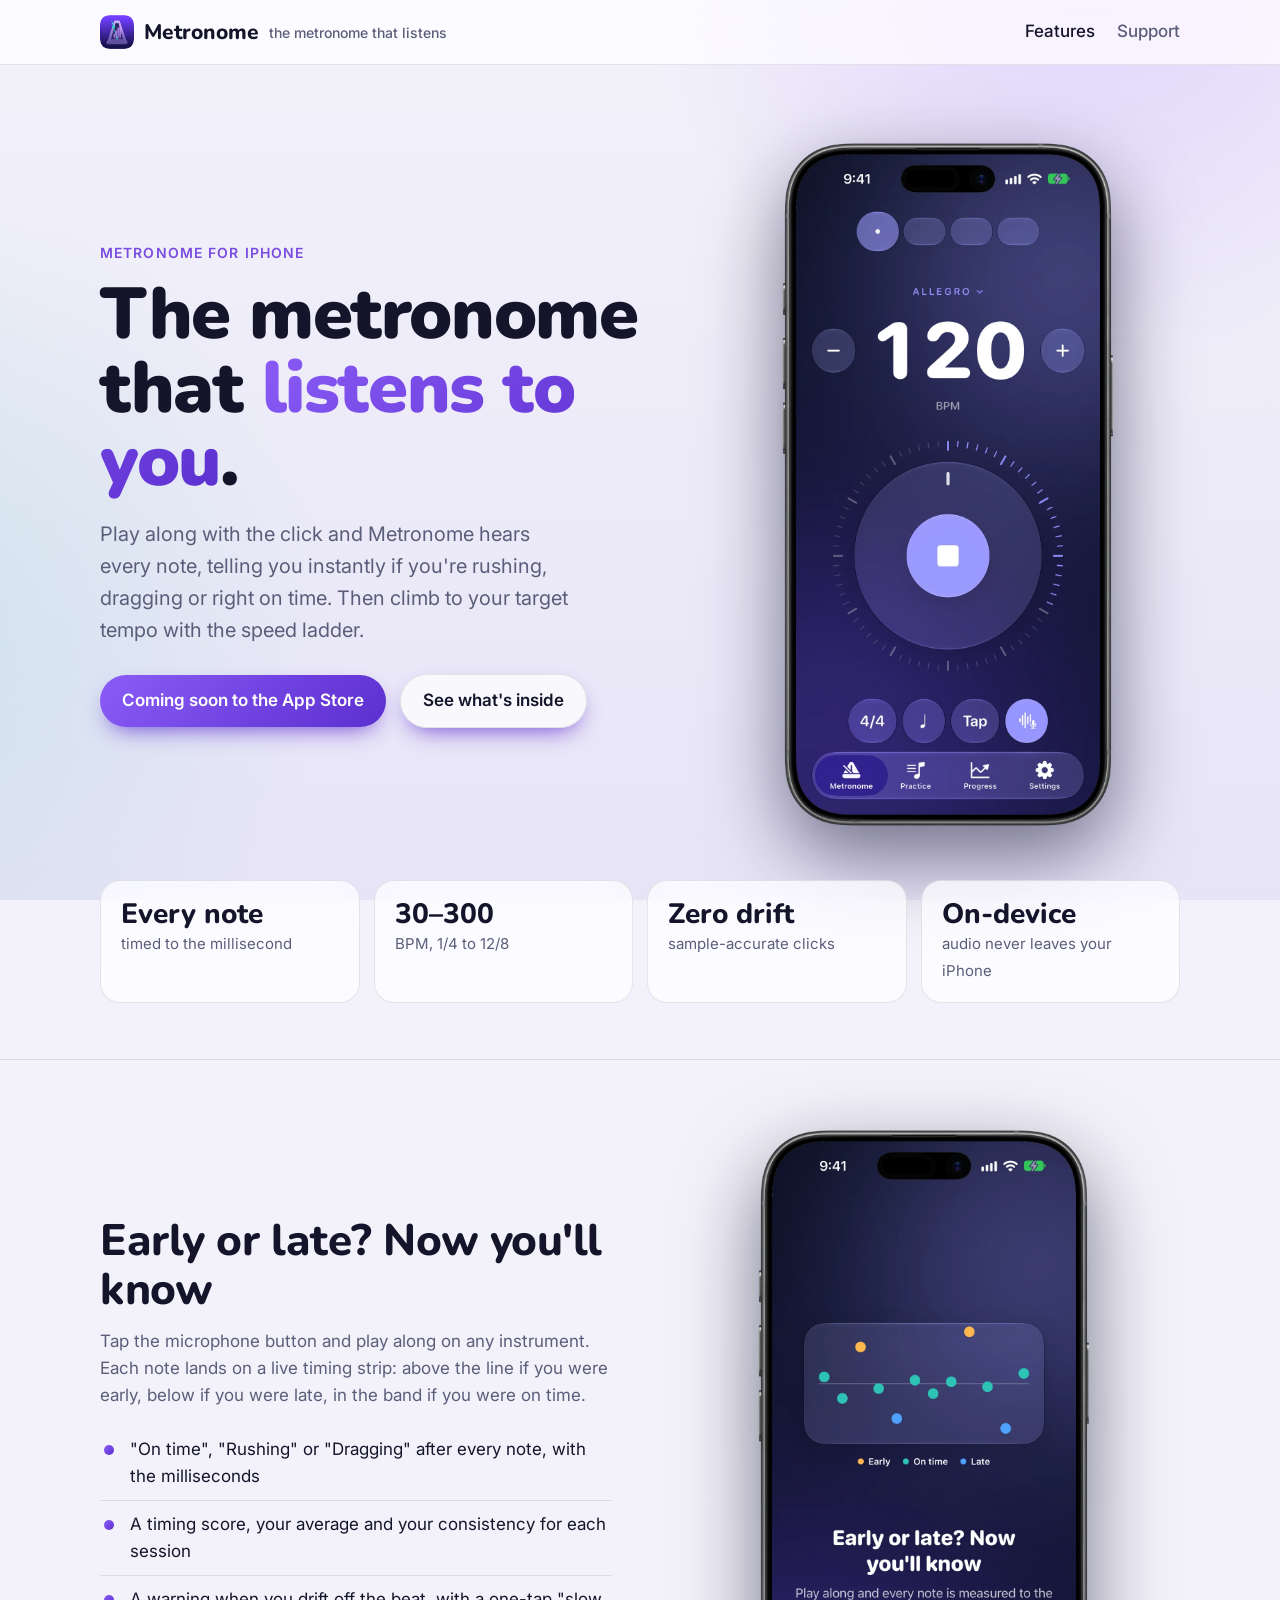
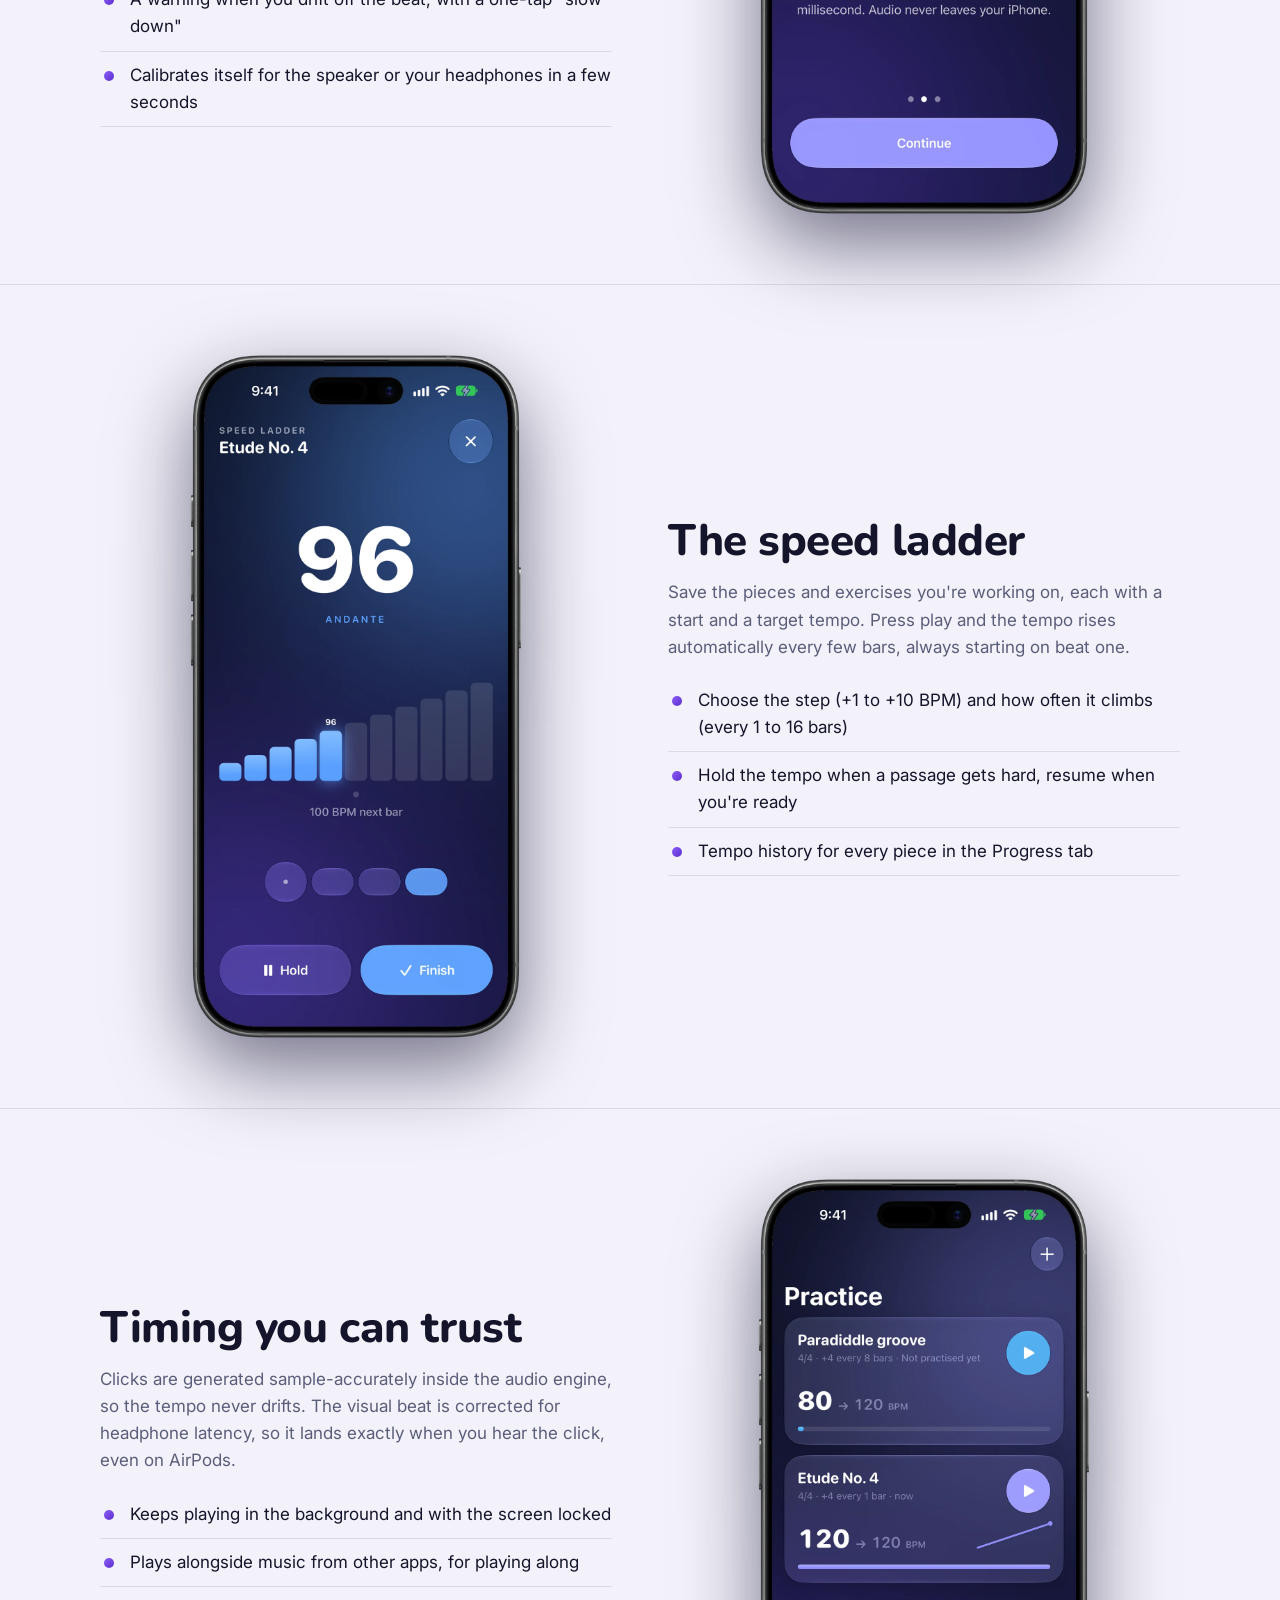
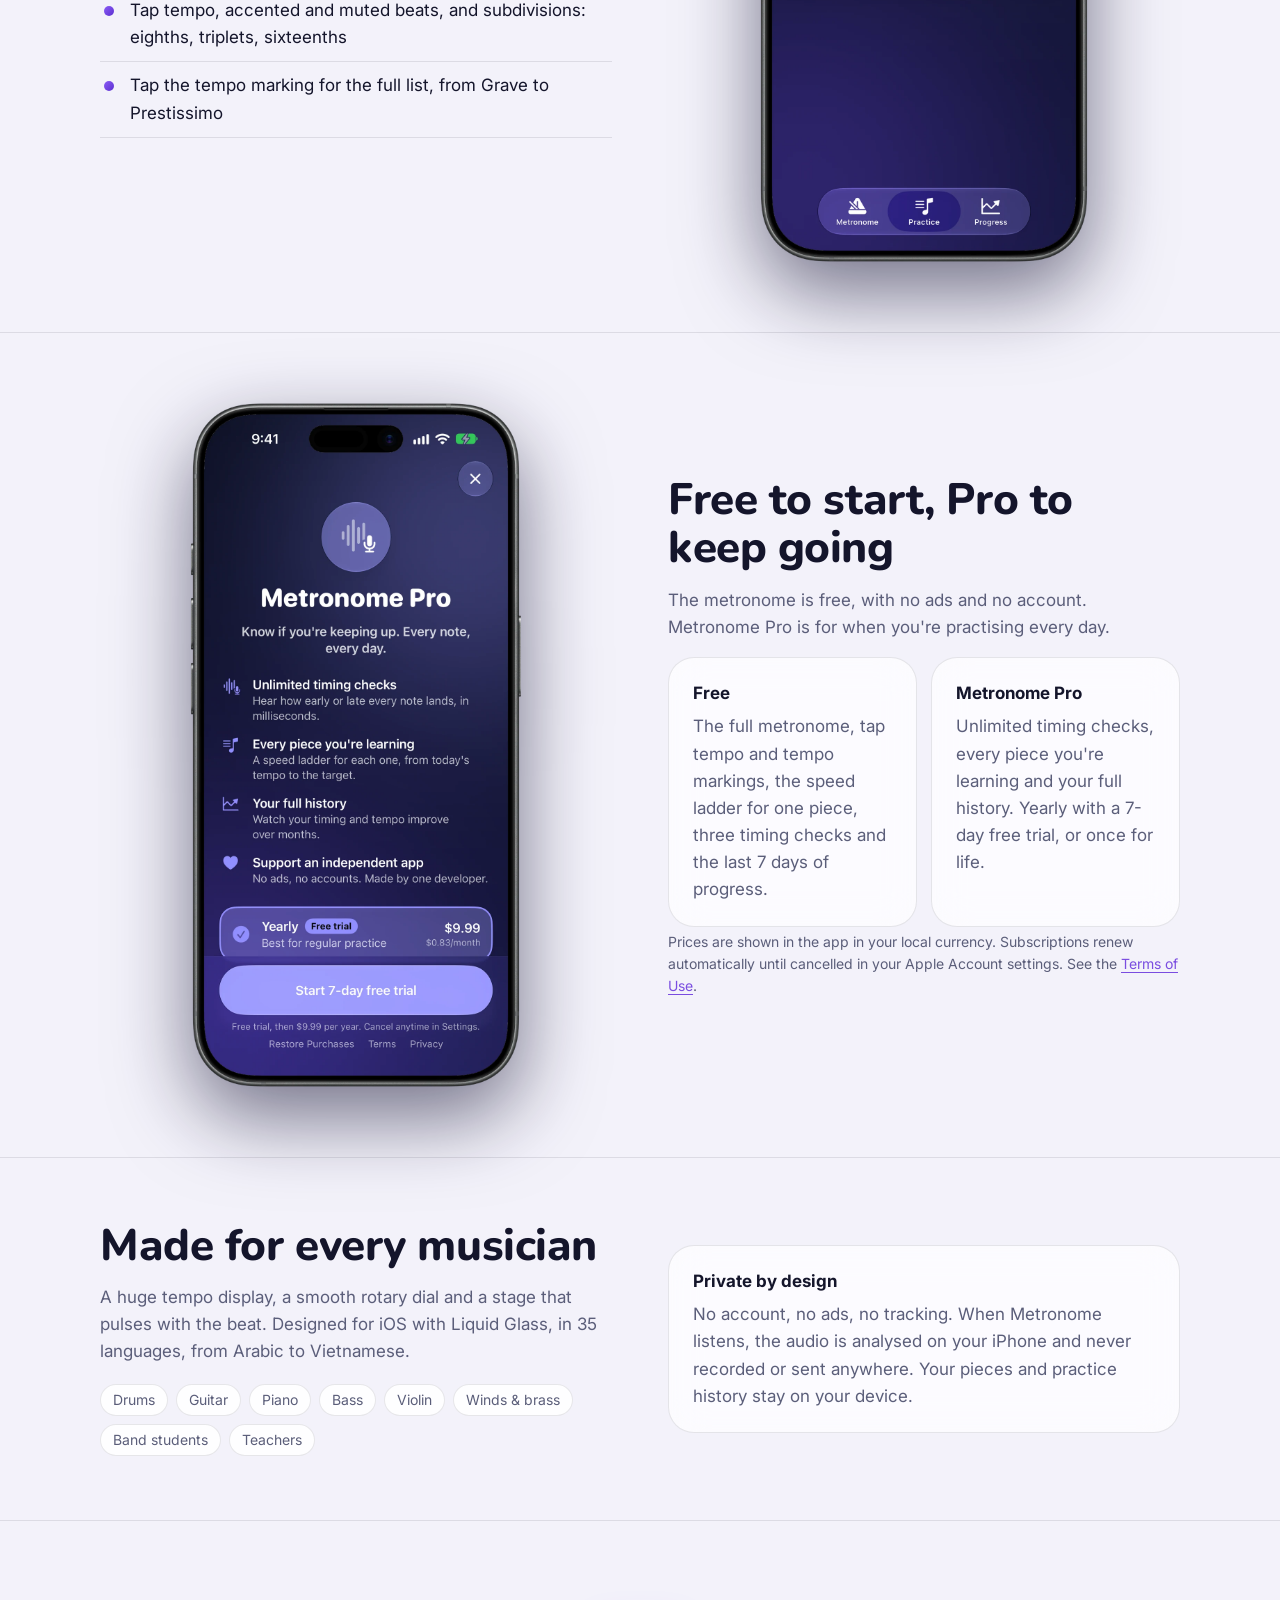
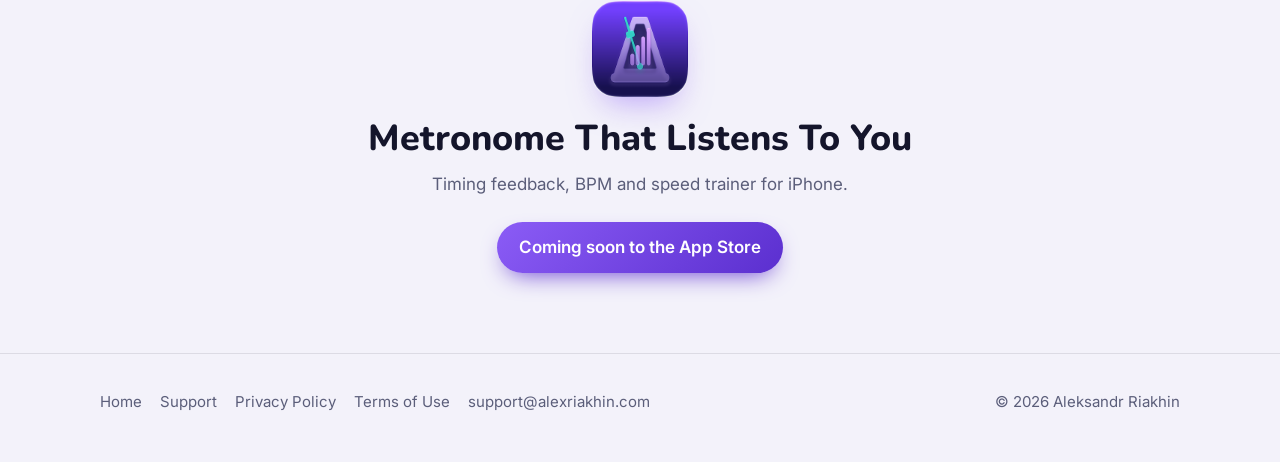
<file: index.html>
<!doctype html>
<html lang="en">
<head>
<meta charset="utf-8">
<meta name="viewport" content="width=device-width, initial-scale=1">
<title>Metronome That Listens: Timing Feedback & Speed Trainer for iPhone</title>
<meta name="description" content="Play along and Metronome tells you, note by note, if you're early, late or right on time. Plus a speed ladder that takes you to your target tempo.">
<link rel="canonical" href="https://alexriakhin.com/Metronome/">
<meta property="og:type" content="website">
<meta property="og:title" content="Metronome That Listens: Timing Feedback & Speed Trainer for iPhone">
<meta property="og:description" content="Play along and Metronome tells you, note by note, if you're early, late or right on time. Plus a speed ladder that takes you to your target tempo.">
<meta property="og:url" content="https://alexriakhin.com/Metronome/">
<meta property="og:image" content="https://alexriakhin.com/Metronome/assets/img/icon.png">
<meta name="twitter:card" content="summary">
<meta name="theme-color" content="#F3F2FA" media="(prefers-color-scheme: light)">
<meta name="theme-color" content="#0A0E20" media="(prefers-color-scheme: dark)">
<link rel="icon" type="image/png" sizes="32x32" href="favicons/favicon-32x32.png">
<link rel="icon" type="image/png" sizes="16x16" href="favicons/favicon-16x16.png">
<link rel="apple-touch-icon" href="favicons/apple-touch-icon.png">
<link rel="manifest" href="favicons/site.webmanifest">
<link rel="preconnect" href="https://fonts.googleapis.com">
<link rel="preconnect" href="https://fonts.gstatic.com" crossorigin>
<link href="https://fonts.googleapis.com/css2?family=Nunito:wght@700;800;900&family=Inter:wght@400;500;600&display=swap" rel="stylesheet">
<link rel="stylesheet" href="assets/css/site.css">
</head>
<body>
<header class="site-header">
  <div class="wrap">
    <a class="brand" href="./"><img src="assets/img/icon.png" alt="" width="34" height="34">Metronome <small>the metronome that listens</small></a>
    <nav aria-label="Main">
      <a href="./#features" aria-current="page">Features</a>
      <a href="support.html">Support</a>
    </nav>
  </div>
</header>
<main>
<div class="wrap hero">
  <div>
    <p class="eyebrow">Metronome for iPhone</p>
    <h1>The metronome that <em>listens to you</em>.</h1>
    <p class="lead">Play along with the click and Metronome hears every note, telling you instantly if you're rushing, dragging or right on time. Then climb to your target tempo with the speed ladder.</p>
    <div class="actions">
      <span class="button" aria-disabled="true">Coming soon to the App Store</span>
      <a class="button ghost" href="#features">See what's inside</a>
    </div>
  </div>
  <div class="phone"><img src="assets/img/metronome.webp" alt="Metronome main screen at 120 BPM, Allegro, with the glass tempo dial and the first beat lit" width="978" height="2000"></div>
</div>

<div class="wrap stats" aria-label="At a glance">
  <div class="stat"><b>Every note</b><span>timed to the millisecond</span></div>
  <div class="stat"><b>30–300</b><span>BPM, 1/4 to 12/8</span></div>
  <div class="stat"><b>Zero drift</b><span>sample-accurate clicks</span></div>
  <div class="stat"><b>On-device</b><span>audio never leaves your iPhone</span></div>
</div>

<section class="feature" id="features">
  <div class="wrap">
    <div class="copy">
      <h2>Early or late? Now you'll know</h2>
      <p>Tap the microphone button and play along on any instrument. Each note lands on a live timing strip: above the line if you were early, below if you were late, in the band if you were on time.</p>
      <ul>
        <li>"On time", "Rushing" or "Dragging" after every note, with the milliseconds</li>
        <li>A timing score, your average and your consistency for each session</li>
        <li>A warning when you drift off the beat, with a one-tap "slow down"</li>
        <li>Calibrates itself for the speaker or your headphones in a few seconds</li>
      </ul>
    </div>
    <div class="phone"><img src="assets/img/listening.webp" alt="Timing strip with notes above the line marked early, below marked late and on the line marked on time" width="978" height="2000" loading="lazy"></div>
  </div>
</section>

<section class="feature flip">
  <div class="wrap">
    <div class="copy">
      <h2>The speed ladder</h2>
      <p>Save the pieces and exercises you're working on, each with a start and a target tempo. Press play and the tempo rises automatically every few bars, always starting on beat one.</p>
      <ul>
        <li>Choose the step (+1 to +10 BPM) and how often it climbs (every 1 to 16 bars)</li>
        <li>Hold the tempo when a passage gets hard, resume when you're ready</li>
        <li>Tempo history for every piece in the Progress tab</li>
      </ul>
    </div>
    <div class="phone"><img src="assets/img/ladder.webp" alt="Speed ladder session for Etude No. 4 at 96 BPM, with a rising staircase of tempo steps" width="978" height="2000" loading="lazy"></div>
  </div>
</section>

<section class="feature">
  <div class="wrap">
    <div class="copy">
      <h2>Timing you can trust</h2>
      <p>Clicks are generated sample-accurately inside the audio engine, so the tempo never drifts. The visual beat is corrected for headphone latency, so it lands exactly when you hear the click, even on AirPods.</p>
      <ul>
        <li>Keeps playing in the background and with the screen locked</li>
        <li>Plays alongside music from other apps, for playing along</li>
        <li>Tap tempo, accented and muted beats, and subdivisions: eighths, triplets, sixteenths</li>
        <li>Tap the tempo marking for the full list, from Grave to Prestissimo</li>
      </ul>
    </div>
    <div class="phone"><img src="assets/img/practice.webp" alt="Practice tab with piece cards showing best tempo, target tempo and progress" width="978" height="2000" loading="lazy"></div>
  </div>
</section>

<section class="feature flip" id="pricing">
  <div class="wrap">
    <div class="copy">
      <h2>Free to start, Pro to keep going</h2>
      <p>The metronome is free, with no ads and no account. Metronome Pro is for when you're practising every day.</p>
      <div class="plans">
        <div class="card">
          <strong>Free</strong>
          <p class="muted">The full metronome, tap tempo and tempo markings, the speed ladder for one piece, three timing checks and the last 7 days of progress.</p>
        </div>
        <div class="card">
          <strong>Metronome Pro</strong>
          <p class="muted">Unlimited timing checks, every piece you're learning and your full history. Yearly with a 7-day free trial, or once for life.</p>
        </div>
      </div>
      <p class="fineprint">Prices are shown in the app in your local currency. Subscriptions renew automatically until cancelled in your Apple Account settings. See the <a href="terms.html">Terms of Use</a>.</p>
    </div>
    <div class="phone"><img src="assets/img/pro.webp" alt="Metronome Pro screen listing unlimited timing checks, every piece and full history, with a yearly plan and a 7-day free trial" width="978" height="2000" loading="lazy"></div>
  </div>
</section>

<section class="feature">
  <div class="wrap">
    <div class="copy">
      <h2>Made for every musician</h2>
      <p>A huge tempo display, a smooth rotary dial and a stage that pulses with the beat. Designed for iOS with Liquid Glass, in 35 languages, from Arabic to Vietnamese.</p>
      <div class="chips">
        <span>Drums</span><span>Guitar</span><span>Piano</span><span>Bass</span><span>Violin</span>
        <span>Winds &amp; brass</span><span>Band students</span><span>Teachers</span>
      </div>
    </div>
    <div class="card" aria-label="Privacy">
      <strong>Private by design</strong>
      <p class="muted" style="margin:6px 0 0">No account, no ads, no tracking. When Metronome listens, the audio is analysed on your iPhone and never recorded or sent anywhere. Your pieces and practice history stay on your device.</p>
    </div>
  </div>
</section>

<section class="cta">
  <div class="wrap">
    <img src="assets/img/icon.png" alt="Metronome app icon" width="96" height="96">
    <h2>Metronome That Listens To You</h2>
    <p>Timing feedback, BPM and speed trainer for iPhone.</p>
    <span class="button" aria-disabled="true">Coming soon to the App Store</span>
  </div>
</section>
</main>
<footer class="site-footer">
  <div class="wrap">
    <nav aria-label="Footer">
      <a href="./">Home</a>
      <a href="support.html">Support</a>
      <a href="privacy.html">Privacy Policy</a>
      <a href="terms.html">Terms of Use</a>
      <a href="mailto:support@alexriakhin.com">support@alexriakhin.com</a>
    </nav>
    <span class="copy">© 2026 Aleksandr Riakhin</span>
  </div>
</footer>
</body>
</html>
</file>
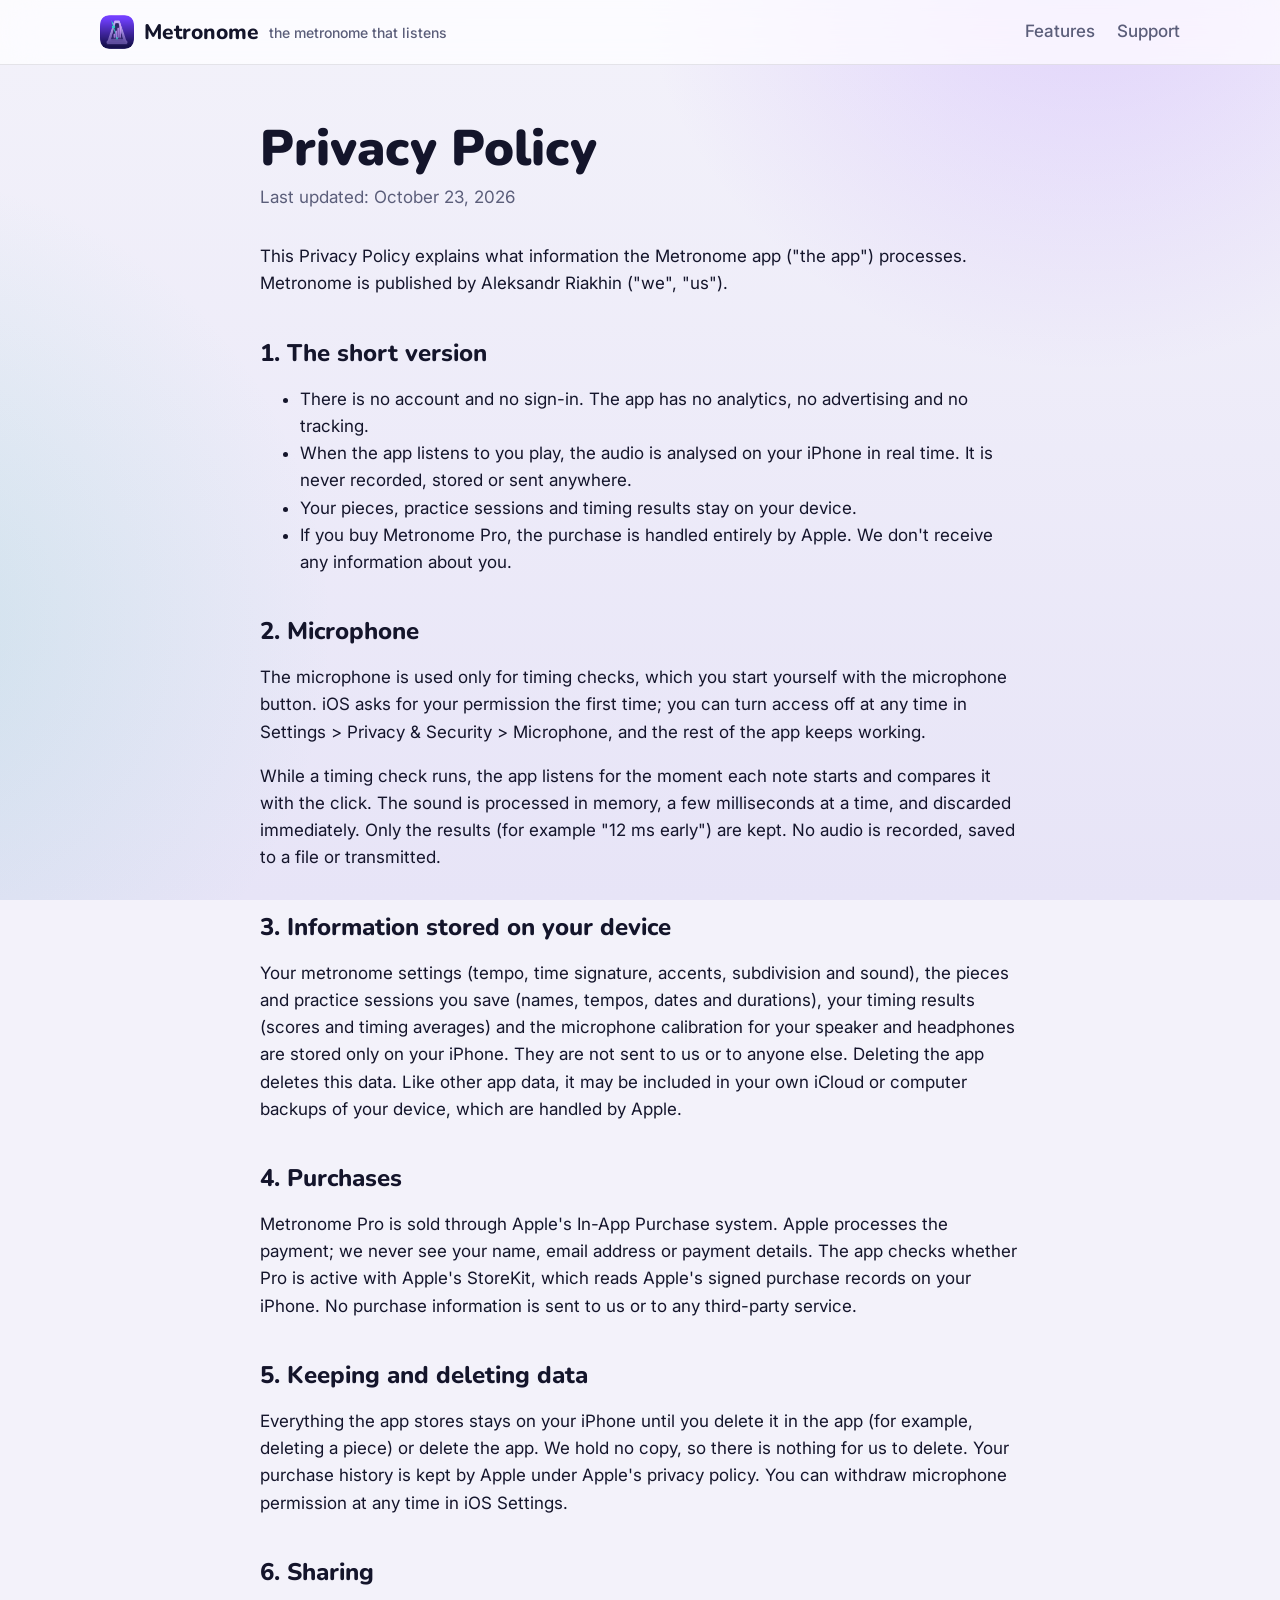
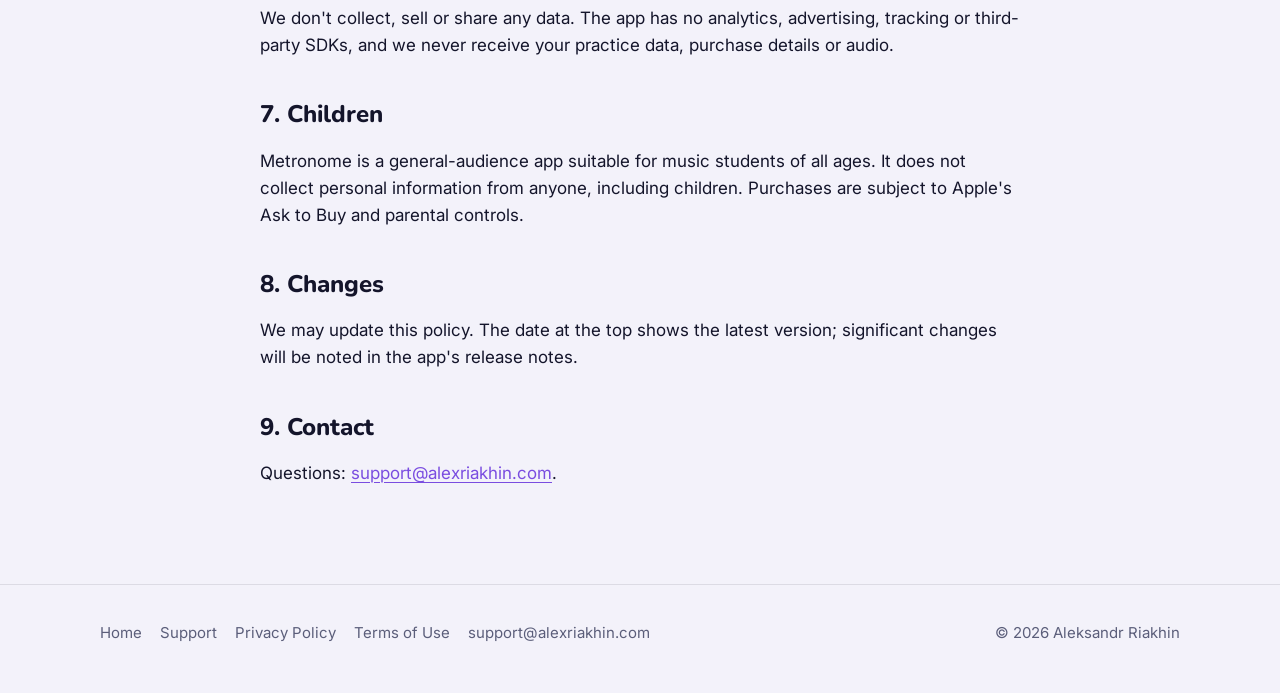
<file: privacy.html>
<!doctype html>
<html lang="en">
<head>
<meta charset="utf-8">
<meta name="viewport" content="width=device-width, initial-scale=1">
<title>Privacy Policy · Metronome</title>
<meta name="description" content="How Metronome handles the microphone, your practice data and purchases. Audio is analysed on your iPhone and never recorded or sent anywhere.">
<link rel="canonical" href="https://alexriakhin.com/Metronome/privacy.html">
<meta property="og:type" content="website">
<meta property="og:title" content="Privacy Policy · Metronome">
<meta property="og:description" content="How Metronome handles the microphone, your practice data and purchases. Audio is analysed on your iPhone and never recorded or sent anywhere.">
<meta property="og:url" content="https://alexriakhin.com/Metronome/privacy.html">
<meta property="og:image" content="https://alexriakhin.com/Metronome/assets/img/icon.png">
<meta name="twitter:card" content="summary">
<meta name="theme-color" content="#F3F2FA" media="(prefers-color-scheme: light)">
<meta name="theme-color" content="#0A0E20" media="(prefers-color-scheme: dark)">
<link rel="icon" type="image/png" sizes="32x32" href="favicons/favicon-32x32.png">
<link rel="icon" type="image/png" sizes="16x16" href="favicons/favicon-16x16.png">
<link rel="apple-touch-icon" href="favicons/apple-touch-icon.png">
<link rel="manifest" href="favicons/site.webmanifest">
<link rel="preconnect" href="https://fonts.googleapis.com">
<link rel="preconnect" href="https://fonts.gstatic.com" crossorigin>
<link href="https://fonts.googleapis.com/css2?family=Nunito:wght@700;800;900&family=Inter:wght@400;500;600&display=swap" rel="stylesheet">
<link rel="stylesheet" href="assets/css/site.css">
</head>
<body>
<header class="site-header">
  <div class="wrap">
    <a class="brand" href="./"><img src="assets/img/icon.png" alt="" width="34" height="34">Metronome <small>the metronome that listens</small></a>
    <nav aria-label="Main">
      <a href="./#features">Features</a>
      <a href="support.html">Support</a>
    </nav>
  </div>
</header>
<main>
<div class="page">
  <div class="wrap">
    <h1>Privacy Policy</h1>
    <p class="updated">Last updated: October 23, 2026</p>

    <p>This Privacy Policy explains what information the Metronome app ("the app") processes. Metronome is published by Aleksandr Riakhin ("we", "us").</p>

    <h2>1. The short version</h2>
    <ul>
      <li>There is no account and no sign-in. The app has no analytics, no advertising and no tracking.</li>
      <li>When the app listens to you play, the audio is analysed on your iPhone in real time. It is never recorded, stored or sent anywhere.</li>
      <li>Your pieces, practice sessions and timing results stay on your device.</li>
      <li>If you buy Metronome Pro, the purchase is handled entirely by Apple. We don't receive any information about you.</li>
    </ul>

    <h2>2. Microphone</h2>
    <p>The microphone is used only for timing checks, which you start yourself with the microphone button. iOS asks for your permission the first time; you can turn access off at any time in Settings &gt; Privacy &amp; Security &gt; Microphone, and the rest of the app keeps working.</p>
    <p>While a timing check runs, the app listens for the moment each note starts and compares it with the click. The sound is processed in memory, a few milliseconds at a time, and discarded immediately. Only the results (for example "12 ms early") are kept. No audio is recorded, saved to a file or transmitted.</p>

    <h2>3. Information stored on your device</h2>
    <p>Your metronome settings (tempo, time signature, accents, subdivision and sound), the pieces and practice sessions you save (names, tempos, dates and durations), your timing results (scores and timing averages) and the microphone calibration for your speaker and headphones are stored only on your iPhone. They are not sent to us or to anyone else. Deleting the app deletes this data. Like other app data, it may be included in your own iCloud or computer backups of your device, which are handled by Apple.</p>

    <h2>4. Purchases</h2>
    <p>Metronome Pro is sold through Apple's In-App Purchase system. Apple processes the payment; we never see your name, email address or payment details. The app checks whether Pro is active with Apple's StoreKit, which reads Apple's signed purchase records on your iPhone. No purchase information is sent to us or to any third-party service.</p>

    <h2>5. Keeping and deleting data</h2>
    <p>Everything the app stores stays on your iPhone until you delete it in the app (for example, deleting a piece) or delete the app. We hold no copy, so there is nothing for us to delete. Your purchase history is kept by Apple under Apple's privacy policy. You can withdraw microphone permission at any time in iOS Settings.</p>

    <h2>6. Sharing</h2>
    <p>We don't collect, sell or share any data. The app has no analytics, advertising, tracking or third-party SDKs, and we never receive your practice data, purchase details or audio.</p>

    <h2>7. Children</h2>
    <p>Metronome is a general-audience app suitable for music students of all ages. It does not collect personal information from anyone, including children. Purchases are subject to Apple's Ask to Buy and parental controls.</p>

    <h2>8. Changes</h2>
    <p>We may update this policy. The date at the top shows the latest version; significant changes will be noted in the app's release notes.</p>

    <h2>9. Contact</h2>
    <p>Questions: <a href="mailto:support@alexriakhin.com?subject=Metronome%20privacy">support@alexriakhin.com</a>.</p>
  </div>
</div>
</main>
<footer class="site-footer">
  <div class="wrap">
    <nav aria-label="Footer">
      <a href="./">Home</a>
      <a href="support.html">Support</a>
      <a href="privacy.html">Privacy Policy</a>
      <a href="terms.html">Terms of Use</a>
      <a href="mailto:support@alexriakhin.com">support@alexriakhin.com</a>
    </nav>
    <span class="copy">© 2026 Aleksandr Riakhin</span>
  </div>
</footer>
</body>
</html>
</file>
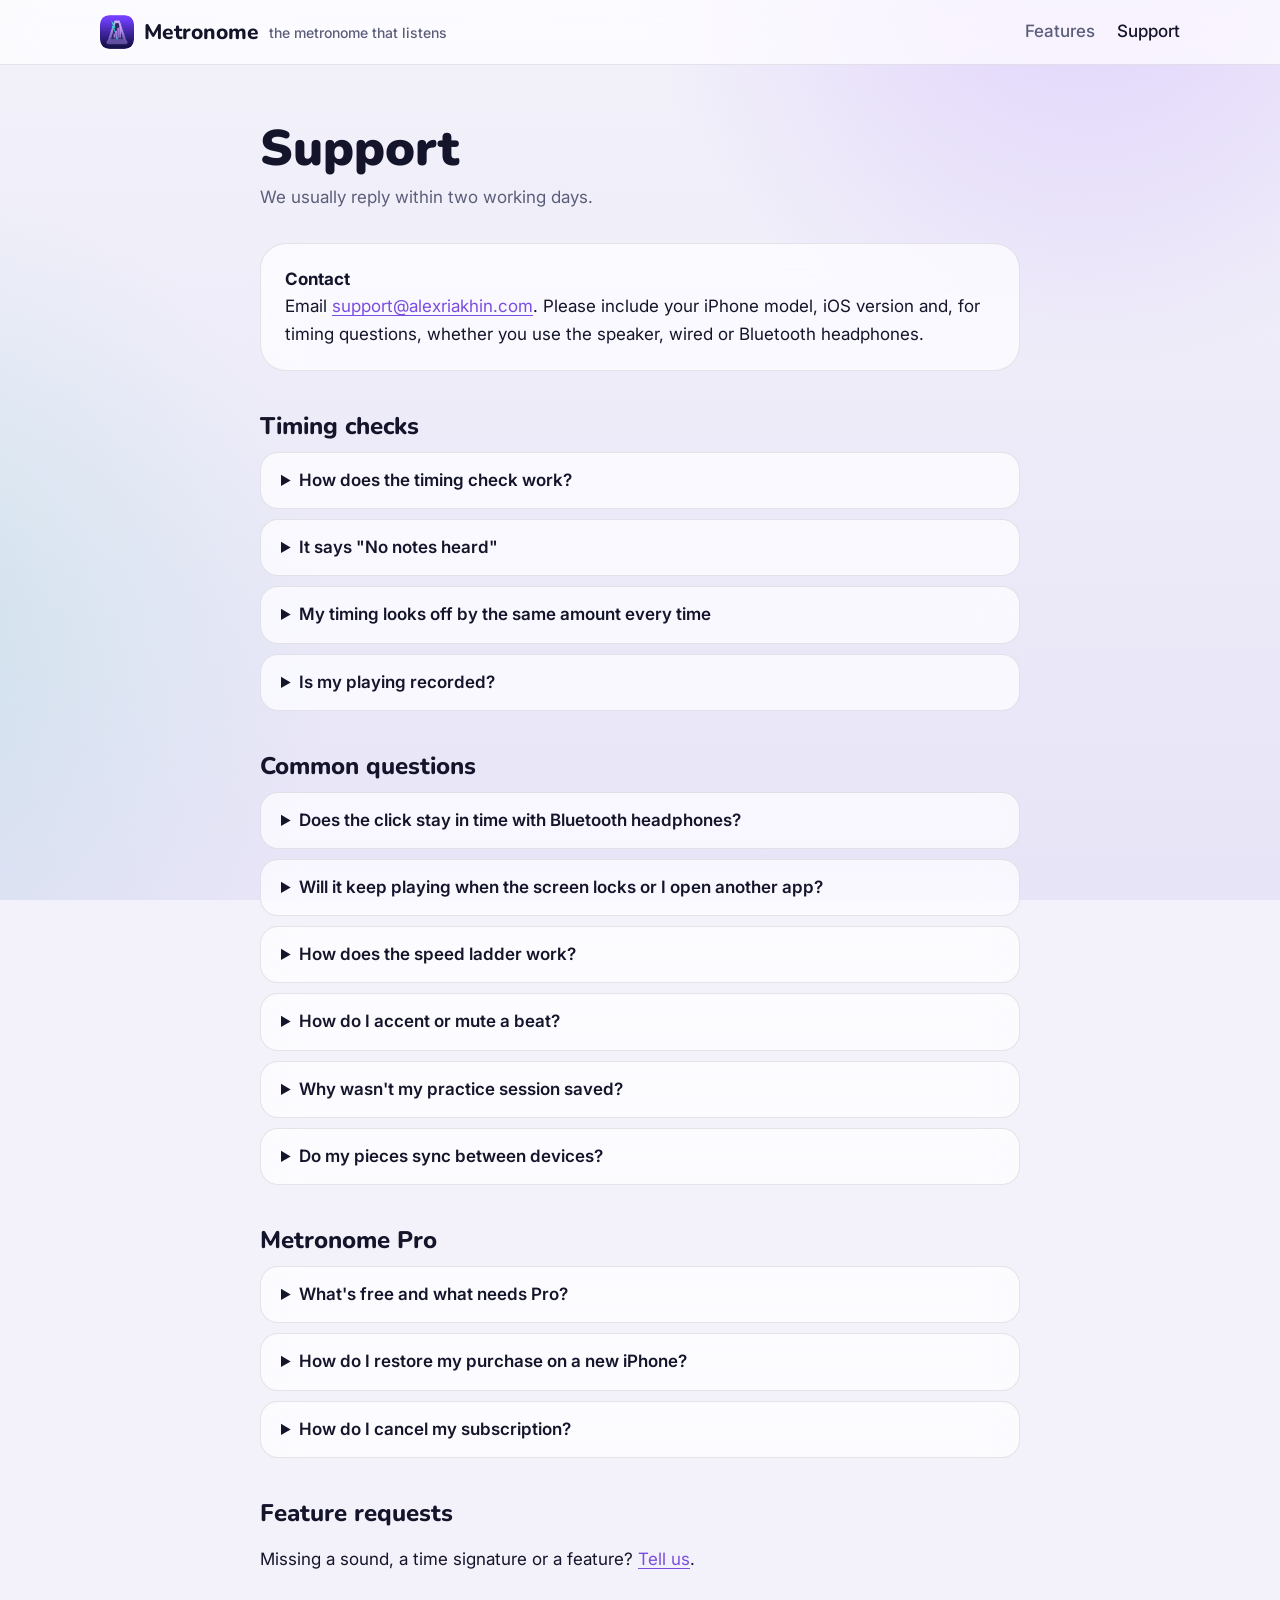
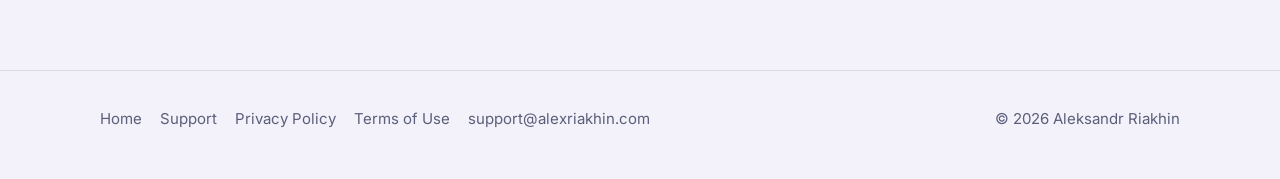
<file: support.html>
<!doctype html>
<html lang="en">
<head>
<meta charset="utf-8">
<meta name="viewport" content="width=device-width, initial-scale=1">
<title>Support · Metronome</title>
<meta name="description" content="Help with Metronome: timing checks and calibration, Bluetooth timing, the speed ladder, Metronome Pro purchases and contact.">
<link rel="canonical" href="https://alexriakhin.com/Metronome/support.html">
<meta property="og:type" content="website">
<meta property="og:title" content="Support · Metronome">
<meta property="og:description" content="Help with Metronome: timing checks and calibration, Bluetooth timing, the speed ladder, Metronome Pro purchases and contact.">
<meta property="og:url" content="https://alexriakhin.com/Metronome/support.html">
<meta property="og:image" content="https://alexriakhin.com/Metronome/assets/img/icon.png">
<meta name="twitter:card" content="summary">
<meta name="theme-color" content="#F3F2FA" media="(prefers-color-scheme: light)">
<meta name="theme-color" content="#0A0E20" media="(prefers-color-scheme: dark)">
<link rel="icon" type="image/png" sizes="32x32" href="favicons/favicon-32x32.png">
<link rel="icon" type="image/png" sizes="16x16" href="favicons/favicon-16x16.png">
<link rel="apple-touch-icon" href="favicons/apple-touch-icon.png">
<link rel="manifest" href="favicons/site.webmanifest">
<link rel="preconnect" href="https://fonts.googleapis.com">
<link rel="preconnect" href="https://fonts.gstatic.com" crossorigin>
<link href="https://fonts.googleapis.com/css2?family=Nunito:wght@700;800;900&family=Inter:wght@400;500;600&display=swap" rel="stylesheet">
<link rel="stylesheet" href="assets/css/site.css">
</head>
<body>
<header class="site-header">
  <div class="wrap">
    <a class="brand" href="./"><img src="assets/img/icon.png" alt="" width="34" height="34">Metronome <small>the metronome that listens</small></a>
    <nav aria-label="Main">
      <a href="./#features">Features</a>
      <a href="support.html" aria-current="page">Support</a>
    </nav>
  </div>
</header>
<main>
<div class="page">
  <div class="wrap">
    <h1>Support</h1>
    <p class="updated">We usually reply within two working days.</p>

    <div class="card">
      <strong>Contact</strong><br>
      Email <a href="mailto:support@alexriakhin.com?subject=Metronome%20support">support@alexriakhin.com</a>. Please include your iPhone model, iOS version and, for timing questions, whether you use the speaker, wired or Bluetooth headphones.
    </div>

    <h2>Timing checks</h2>

    <details>
      <summary>How does the timing check work?</summary>
      <p>Tap the microphone button in the bottom bar of the Metronome screen. <strong>Step 1</strong> is a short setup: on the speaker, stay quiet for a few seconds while the app measures how long its own click takes to reach the microphone; with headphones, play along for a few beats. This happens once per speaker or pair of headphones. <strong>Step 2</strong> is your turn: play along with the click, and each note shows up as on time, rushing or dragging. Tap <strong>Finish</strong> for your score.</p>
    </details>

    <details>
      <summary>It says "No notes heard"</summary>
      <p>Make sure you played during step 2 ("Your turn"), not during the setup. Then play a little louder or closer to the iPhone, keep the microphone at the bottom edge uncovered, and check that Metronome has microphone access in Settings &gt; Privacy &amp; Security &gt; Microphone. Very soft or slow-attack sounds (bowed strings, pads) are harder to detect than plucked, struck or tongued notes.</p>
    </details>

    <details>
      <summary>My timing looks off by the same amount every time</summary>
      <p>The calibration may be out of date, for example after switching headphones. Go to Settings &gt; Recalibrate microphone; the next timing check measures the delay again. If the setup step doesn't finish because the room is noisy, tap <strong>Skip calibration</strong> and try again somewhere quieter.</p>
    </details>

    <details>
      <summary>Is my playing recorded?</summary>
      <p>No. The audio is analysed on your iPhone a few milliseconds at a time and discarded immediately. Only the results are kept. Nothing is recorded or sent anywhere. See the <a href="privacy.html">Privacy Policy</a>.</p>
    </details>

    <h2>Common questions</h2>

    <details>
      <summary>Does the click stay in time with Bluetooth headphones?</summary>
      <p>Yes. Bluetooth headphones play audio a little later than the speaker. Metronome asks iOS for that delay and shifts the visual beat to match, so the flash and the click line up on AirPods and other Bluetooth headphones too. The click itself is generated sample-accurately and never drifts.</p>
    </details>

    <details>
      <summary>Will it keep playing when the screen locks or I open another app?</summary>
      <p>Yes. Metronome keeps playing in the background and mixes with audio from other apps, so you can play along with a track. Use the stop button in the app to stop it.</p>
    </details>

    <details>
      <summary>How does the speed ladder work?</summary>
      <p>In the <strong>Practice</strong> tab, add a piece with a start tempo, a target tempo, a step (for example +4 BPM) and how often to climb (for example every 8 bars). Press play on the card: the tempo rises by one step every N bars, always on beat one, until it reaches the target. Tap <strong>Hold</strong> to stay at the current tempo and <strong>Finish</strong> to save the session.</p>
    </details>

    <details>
      <summary>How do I accent or mute a beat?</summary>
      <p>Tap a beat capsule at the top of the Metronome screen to switch it between accented, normal and muted. Changing the time signature resets the accents to the default pattern for that meter.</p>
    </details>

    <details>
      <summary>Why wasn't my practice session saved?</summary>
      <p>Sessions shorter than 10 seconds aren't saved, so an accidental tap doesn't count. Closing the session with the <strong>×</strong> button discards it; use <strong>Finish</strong> to keep it. Timing checks are saved when at least 8 notes were heard.</p>
    </details>

    <details>
      <summary>Do my pieces sync between devices?</summary>
      <p>Not yet. Pieces and practice history are stored on your iPhone only.</p>
    </details>

    <h2>Metronome Pro</h2>

    <details>
      <summary>What's free and what needs Pro?</summary>
      <p>Free: the full metronome, tap tempo, tempo markings, the speed ladder for one piece, three timing checks and the last 7 days in the Progress tab. Metronome Pro adds unlimited timing checks, unlimited pieces and your full history.</p>
    </details>

    <details>
      <summary>How do I restore my purchase on a new iPhone?</summary>
      <p>Sign in with the same Apple Account, open Settings in the app and tap <strong>Restore Purchases</strong>. It's also on the Metronome Pro screen.</p>
    </details>

    <details>
      <summary>How do I cancel my subscription?</summary>
      <p>In the app, go to Settings &gt; Manage subscription, or open the iPhone Settings app &gt; your name &gt; Subscriptions &gt; Metronome. Pro stays active until the end of the period you've paid for. Refunds are handled by Apple at <a href="https://reportaproblem.apple.com">reportaproblem.apple.com</a>.</p>
    </details>

    <h2>Feature requests</h2>
    <p>Missing a sound, a time signature or a feature? <a href="mailto:support@alexriakhin.com?subject=Metronome%20feature%20request">Tell us</a>.</p>
  </div>
</div>
</main>
<footer class="site-footer">
  <div class="wrap">
    <nav aria-label="Footer">
      <a href="./">Home</a>
      <a href="support.html">Support</a>
      <a href="privacy.html">Privacy Policy</a>
      <a href="terms.html">Terms of Use</a>
      <a href="mailto:support@alexriakhin.com">support@alexriakhin.com</a>
    </nav>
    <span class="copy">© 2026 Aleksandr Riakhin</span>
  </div>
</footer>
</body>
</html>
</file>
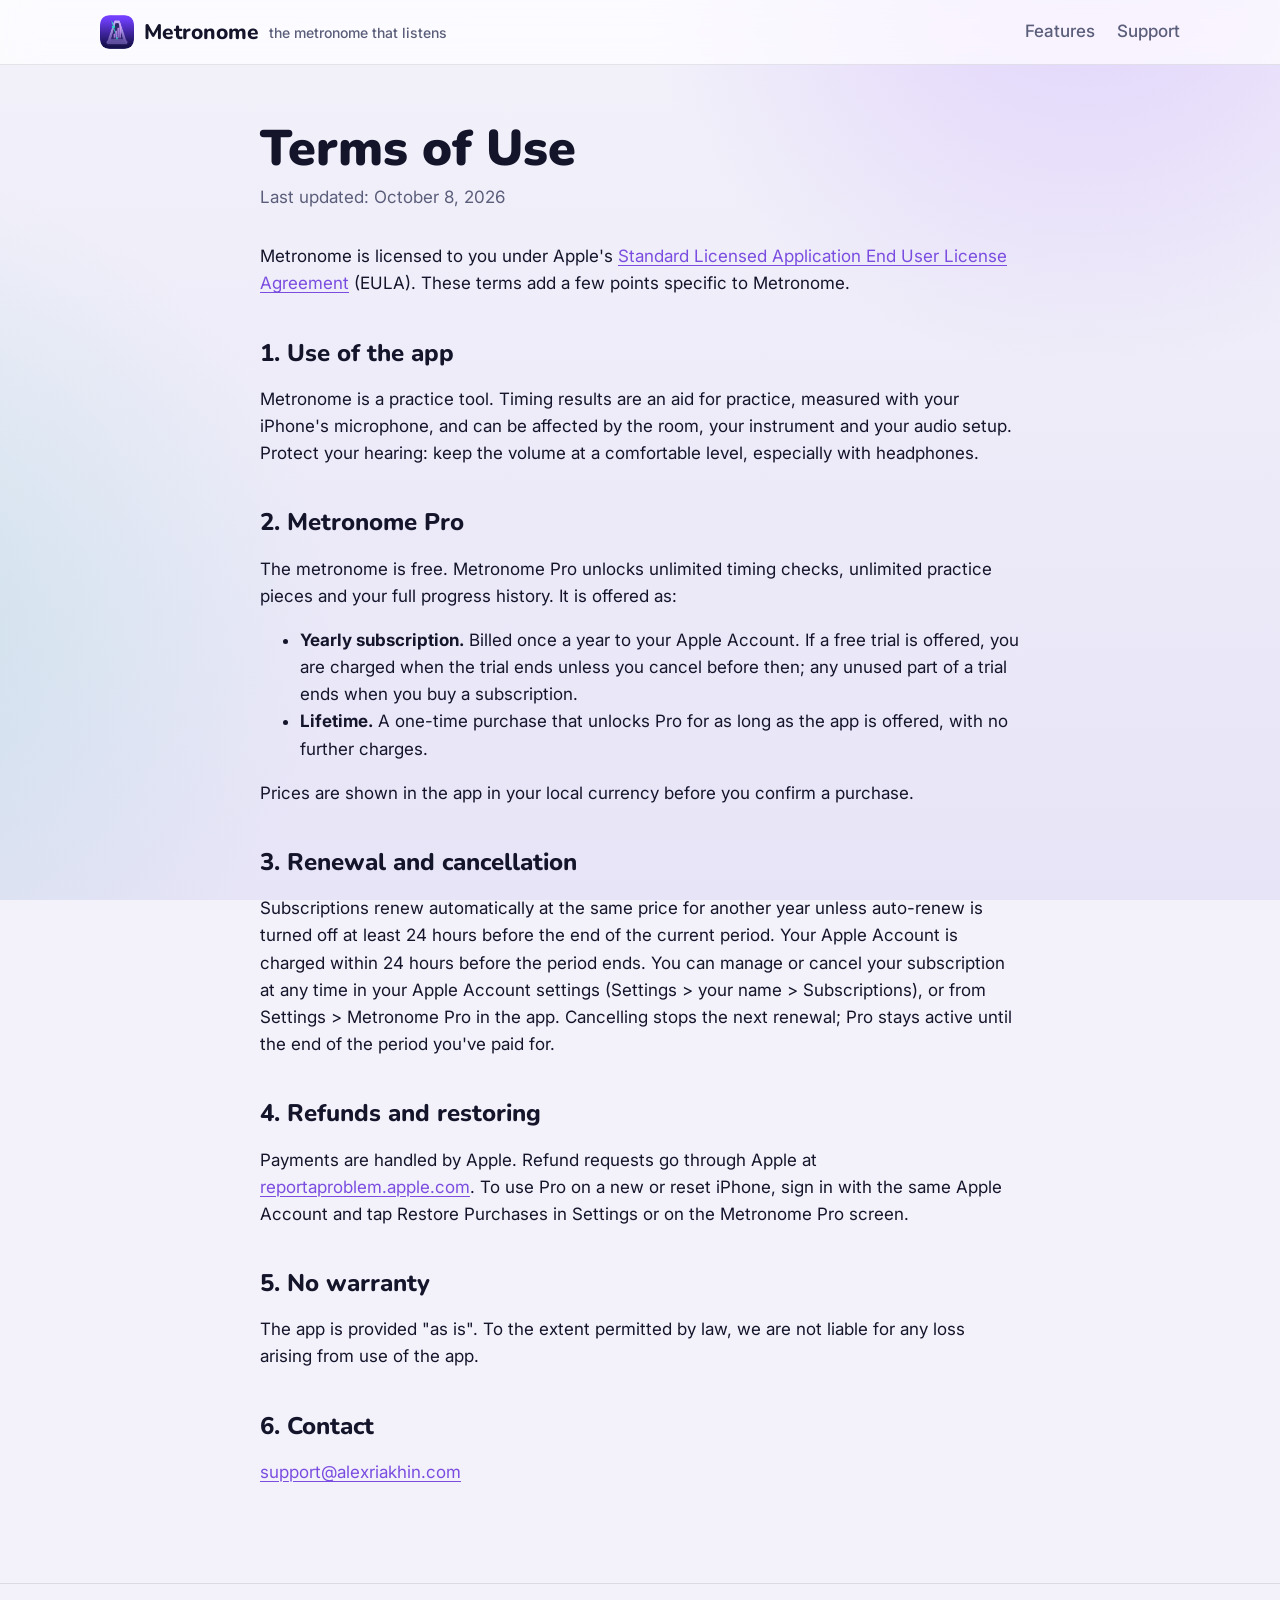
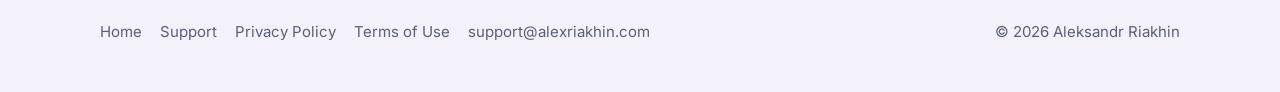
<file: terms.html>
<!doctype html>
<html lang="en">
<head>
<meta charset="utf-8">
<meta name="viewport" content="width=device-width, initial-scale=1">
<title>Terms of Use · Metronome</title>
<meta name="description" content="Terms for using the Metronome app, including Metronome Pro subscriptions and lifetime purchases.">
<link rel="canonical" href="https://alexriakhin.com/Metronome/terms.html">
<meta property="og:type" content="website">
<meta property="og:title" content="Terms of Use · Metronome">
<meta property="og:description" content="Terms for using the Metronome app, including Metronome Pro subscriptions and lifetime purchases.">
<meta property="og:url" content="https://alexriakhin.com/Metronome/terms.html">
<meta property="og:image" content="https://alexriakhin.com/Metronome/assets/img/icon.png">
<meta name="twitter:card" content="summary">
<meta name="theme-color" content="#F3F2FA" media="(prefers-color-scheme: light)">
<meta name="theme-color" content="#0A0E20" media="(prefers-color-scheme: dark)">
<link rel="icon" type="image/png" sizes="32x32" href="favicons/favicon-32x32.png">
<link rel="icon" type="image/png" sizes="16x16" href="favicons/favicon-16x16.png">
<link rel="apple-touch-icon" href="favicons/apple-touch-icon.png">
<link rel="manifest" href="favicons/site.webmanifest">
<link rel="preconnect" href="https://fonts.googleapis.com">
<link rel="preconnect" href="https://fonts.gstatic.com" crossorigin>
<link href="https://fonts.googleapis.com/css2?family=Nunito:wght@700;800;900&family=Inter:wght@400;500;600&display=swap" rel="stylesheet">
<link rel="stylesheet" href="assets/css/site.css">
</head>
<body>
<header class="site-header">
  <div class="wrap">
    <a class="brand" href="./"><img src="assets/img/icon.png" alt="" width="34" height="34">Metronome <small>the metronome that listens</small></a>
    <nav aria-label="Main">
      <a href="./#features">Features</a>
      <a href="support.html">Support</a>
    </nav>
  </div>
</header>
<main>
<div class="page">
  <div class="wrap">
    <h1>Terms of Use</h1>
    <p class="updated">Last updated: October 8, 2026</p>

    <p>Metronome is licensed to you under Apple's <a href="https://www.apple.com/legal/internet-services/itunes/dev/stdeula/">Standard Licensed Application End User License Agreement</a> (EULA). These terms add a few points specific to Metronome.</p>

    <h2>1. Use of the app</h2>
    <p>Metronome is a practice tool. Timing results are an aid for practice, measured with your iPhone's microphone, and can be affected by the room, your instrument and your audio setup. Protect your hearing: keep the volume at a comfortable level, especially with headphones.</p>

    <h2>2. Metronome Pro</h2>
    <p>The metronome is free. Metronome Pro unlocks unlimited timing checks, unlimited practice pieces and your full progress history. It is offered as:</p>
    <ul>
      <li><strong>Yearly subscription.</strong> Billed once a year to your Apple Account. If a free trial is offered, you are charged when the trial ends unless you cancel before then; any unused part of a trial ends when you buy a subscription.</li>
      <li><strong>Lifetime.</strong> A one-time purchase that unlocks Pro for as long as the app is offered, with no further charges.</li>
    </ul>
    <p>Prices are shown in the app in your local currency before you confirm a purchase.</p>

    <h2>3. Renewal and cancellation</h2>
    <p>Subscriptions renew automatically at the same price for another year unless auto-renew is turned off at least 24 hours before the end of the current period. Your Apple Account is charged within 24 hours before the period ends. You can manage or cancel your subscription at any time in your Apple Account settings (Settings &gt; your name &gt; Subscriptions), or from Settings &gt; Metronome Pro in the app. Cancelling stops the next renewal; Pro stays active until the end of the period you've paid for.</p>

    <h2>4. Refunds and restoring</h2>
    <p>Payments are handled by Apple. Refund requests go through Apple at <a href="https://reportaproblem.apple.com">reportaproblem.apple.com</a>. To use Pro on a new or reset iPhone, sign in with the same Apple Account and tap Restore Purchases in Settings or on the Metronome Pro screen.</p>

    <h2>5. No warranty</h2>
    <p>The app is provided "as is". To the extent permitted by law, we are not liable for any loss arising from use of the app.</p>

    <h2>6. Contact</h2>
    <p><a href="mailto:support@alexriakhin.com">support@alexriakhin.com</a></p>
  </div>
</div>
</main>
<footer class="site-footer">
  <div class="wrap">
    <nav aria-label="Footer">
      <a href="./">Home</a>
      <a href="support.html">Support</a>
      <a href="privacy.html">Privacy Policy</a>
      <a href="terms.html">Terms of Use</a>
      <a href="mailto:support@alexriakhin.com">support@alexriakhin.com</a>
    </nav>
    <span class="copy">© 2026 Aleksandr Riakhin</span>
  </div>
</footer>
</body>
</html>
</file>
<file: assets/css/site.css>
/* Metronome — "dark stage glass": navy → indigo stage, orchid purple accent with teal support (matches the app's Palette.swift). */
:root {
  --bg: #0A0E20;
  --bg-2: #16163E;
  --surface: rgba(255, 255, 255, 0.06);
  --raised: rgba(255, 255, 255, 0.10);
  --ink: #F2F3FA;
  --ink-2: #A7ABC8;
  --accent: #B385FF;
  --accent-strong: #8B5CF6;
  --teal: #65C9C1;
  --amber: #FFB84D;
  --hairline: rgba(255, 255, 255, 0.10);
  --glow-1: rgba(179, 133, 255, 0.38);
  --glow-2: rgba(101, 201, 193, 0.22);
  --gradient: linear-gradient(135deg, #C9A2FF, #8B5CF6);
  --radius: 26px;
  --display: "Nunito", ui-rounded, "SF Pro Rounded", system-ui, sans-serif;
  --text: "Inter", -apple-system, BlinkMacSystemFont, "Segoe UI", sans-serif;
  color-scheme: dark;
}
@media (prefers-color-scheme: light) {
  :root {
    --bg: #F3F2FA;
    --bg-2: #E7E4F7;
    --surface: rgba(255, 255, 255, 0.7);
    --raised: rgba(255, 255, 255, 0.9);
    --ink: #14152B;
    --ink-2: #5B5E7A;
    --accent: #7A4DE0;
    --accent-strong: #6236D0;
    --teal: #1F9C93;
    --hairline: rgba(20, 21, 43, 0.10);
    --glow-1: rgba(179, 133, 255, 0.32);
    --glow-2: rgba(101, 201, 193, 0.22);
    --gradient: linear-gradient(135deg, #8B5CF6, #5B2FCF);
    color-scheme: light;
  }
}

* { box-sizing: border-box; }
html { -webkit-text-size-adjust: 100%; scroll-behavior: smooth; }
html { background: var(--bg); }
body {
  margin: 0;
  color: var(--ink);
  font: 17px/1.6 var(--text);
  min-height: 100vh;
}
/* The stage lives on its own fixed layer instead of `background-attachment: fixed`:
   Safari repaints a fixed background inside any filtered element's layer, which
   showed up as a light box with a clipped drop shadow around the phone screenshots. */
body::before {
  content: "";
  position: fixed;
  inset: 0;
  z-index: -1;
  pointer-events: none;
  background:
    radial-gradient(60vw 60vw at 85% -10%, var(--glow-1), transparent 60%),
    radial-gradient(60vw 60vw at -10% 70%, var(--glow-2), transparent 60%),
    linear-gradient(180deg, var(--bg), var(--bg-2));
}
img { max-width: 100%; display: block; }
a { color: var(--accent); text-decoration-thickness: 1px; text-underline-offset: 3px; }
.wrap { width: min(1080px, 100% - 32px); margin-inline: auto; }

/* Glass */
.glass, .site-header, .card, details, .stat {
  background: var(--surface);
  border: 1px solid var(--hairline);
  backdrop-filter: saturate(1.6) blur(18px);
  -webkit-backdrop-filter: saturate(1.6) blur(18px);
}

/* Header */
.site-header { position: sticky; top: 0; z-index: 10; border-width: 0 0 1px; }
.site-header .wrap { display: flex; align-items: center; gap: 20px; height: 64px; }
.brand { display: flex; align-items: center; gap: 10px; color: var(--ink); text-decoration: none; font: 800 21px var(--display); }
.brand img { width: 34px; height: 34px; border-radius: 9px; }
.brand small { font: 500 14px var(--text); color: var(--ink-2); }
.site-header nav { margin-left: auto; display: flex; gap: 22px; }
.site-header nav a { color: var(--ink-2); text-decoration: none; font-weight: 500; }
.site-header nav a:hover, .site-header nav a[aria-current] { color: var(--ink); }

/* Buttons */
.button {
  display: inline-flex; align-items: center; gap: 8px;
  padding: 12px 22px; border-radius: 999px;
  background: var(--gradient); color: #fff; text-decoration: none; font-weight: 600;
  box-shadow: 0 10px 24px -10px var(--accent-strong);
}
.button.ghost { background: var(--surface); color: var(--ink); border: 1px solid var(--hairline); }

/* Hero */
.hero { padding: 72px 0 40px; display: grid; grid-template-columns: 1.1fr 0.9fr; gap: 48px; align-items: center; }
.eyebrow { color: var(--accent); font-weight: 600; letter-spacing: 0.08em; text-transform: uppercase; font-size: 14px; margin: 0 0 14px; }
.hero h1 { font: 900 clamp(42px, 6.4vw, 72px)/1.02 var(--display); margin: 0 0 20px; letter-spacing: -0.02em; }
.hero h1 em { font-style: normal; background: var(--gradient); -webkit-background-clip: text; background-clip: text; color: transparent; }
.hero p.lead { font-size: 20px; color: var(--ink-2); margin: 0 0 28px; max-width: 36ch; }
.hero .actions { display: flex; flex-wrap: wrap; gap: 14px; align-items: center; }

/* Framed device screenshots (tools/frame_screenshots.py): transparent WebP, 978×2000. */
.phone { max-width: 340px; margin-inline: auto; }
.phone img { width: 100%; height: auto; filter: drop-shadow(0 30px 40px rgba(10, 8, 40, 0.55)); }

/* Stats strip */
.stats { display: grid; grid-template-columns: repeat(4, 1fr); gap: 14px; padding: 8px 0 56px; }
.stat { border-radius: 20px; padding: 18px 20px; }
.stat b { display: block; font: 800 28px/1.1 var(--display); }
.stat span { color: var(--ink-2); font-size: 15px; }

/* Sections */
section.feature { padding: 64px 0; border-top: 1px solid var(--hairline); }
.feature .wrap { display: grid; grid-template-columns: 1fr 1fr; gap: 56px; align-items: center; }
.feature.flip .copy { order: 2; }
.feature h2 { font: 800 clamp(30px, 4vw, 44px)/1.1 var(--display); margin: 0 0 14px; letter-spacing: -0.01em; }
.feature p { color: var(--ink-2); margin: 0 0 16px; }
.feature ul { padding: 0; margin: 0; list-style: none; }
.feature li { padding: 10px 0 10px 30px; position: relative; border-bottom: 1px solid var(--hairline); }
.feature li::before { content: ""; position: absolute; left: 4px; top: 19px; width: 10px; height: 10px; border-radius: 50%; background: var(--gradient); }

.chips { display: flex; flex-wrap: wrap; gap: 8px; margin-top: 18px; }
.chips span { background: var(--raised); border: 1px solid var(--hairline); border-radius: 999px; padding: 4px 12px; font-size: 14px; color: var(--ink-2); }

.cta { text-align: center; padding: 80px 0; border-top: 1px solid var(--hairline); }
.cta img { width: 96px; height: 96px; border-radius: 22px; margin: 0 auto 20px; box-shadow: 0 16px 32px -12px rgba(139, 92, 246, 0.55); }
.cta h2 { font: 800 36px/1.2 var(--display); margin: 0 0 10px; }
.cta p { color: var(--ink-2); margin: 0 0 24px; }

/* Inner pages */
.page { padding: 56px 0 80px; }
.page .wrap { max-width: 760px; }
.page h1 { font: 900 clamp(34px, 5vw, 50px)/1.1 var(--display); margin: 0 0 8px; }
.page .updated { color: var(--ink-2); margin: 0 0 32px; }
.page h2 { font: 800 24px/1.3 var(--display); margin: 40px 0 10px; }
.page p, .page li { color: var(--ink); }
.card { border-radius: var(--radius); padding: 22px 24px; margin: 18px 0; }
details { border-radius: 18px; padding: 14px 20px; margin: 10px 0; }
details summary { cursor: pointer; font-weight: 600; }
details[open] summary { margin-bottom: 8px; }

/* Footer */
.site-footer { border-top: 1px solid var(--hairline); padding: 36px 0 48px; color: var(--ink-2); font-size: 15px; }
.site-footer .wrap { display: flex; flex-wrap: wrap; gap: 16px 28px; align-items: center; }
.site-footer nav { display: flex; flex-wrap: wrap; gap: 18px; }
.site-footer a { color: var(--ink-2); text-decoration: none; }
.site-footer a:hover { color: var(--ink); }
.site-footer .copy { margin-left: auto; }

/* Pricing */
.muted { color: var(--ink-2); }
.plans { display: grid; grid-template-columns: 1fr 1fr; gap: 14px; margin: 8px 0 4px; }
.plans .card { margin: 0; }
.plans .card p { margin: 6px 0 0; }
.fineprint { font-size: 14px; }

@media (max-width: 820px) {
  .hero, .feature .wrap { grid-template-columns: 1fr; }
  .hero { padding-top: 40px; }
  .feature.flip .copy { order: 0; }
  .stats { grid-template-columns: repeat(2, 1fr); }
  .plans { grid-template-columns: 1fr; }
  .site-header nav { gap: 14px; font-size: 15px; }
  .brand small { display: none; }
  .site-footer .copy { margin-left: 0; }
}
</file>
